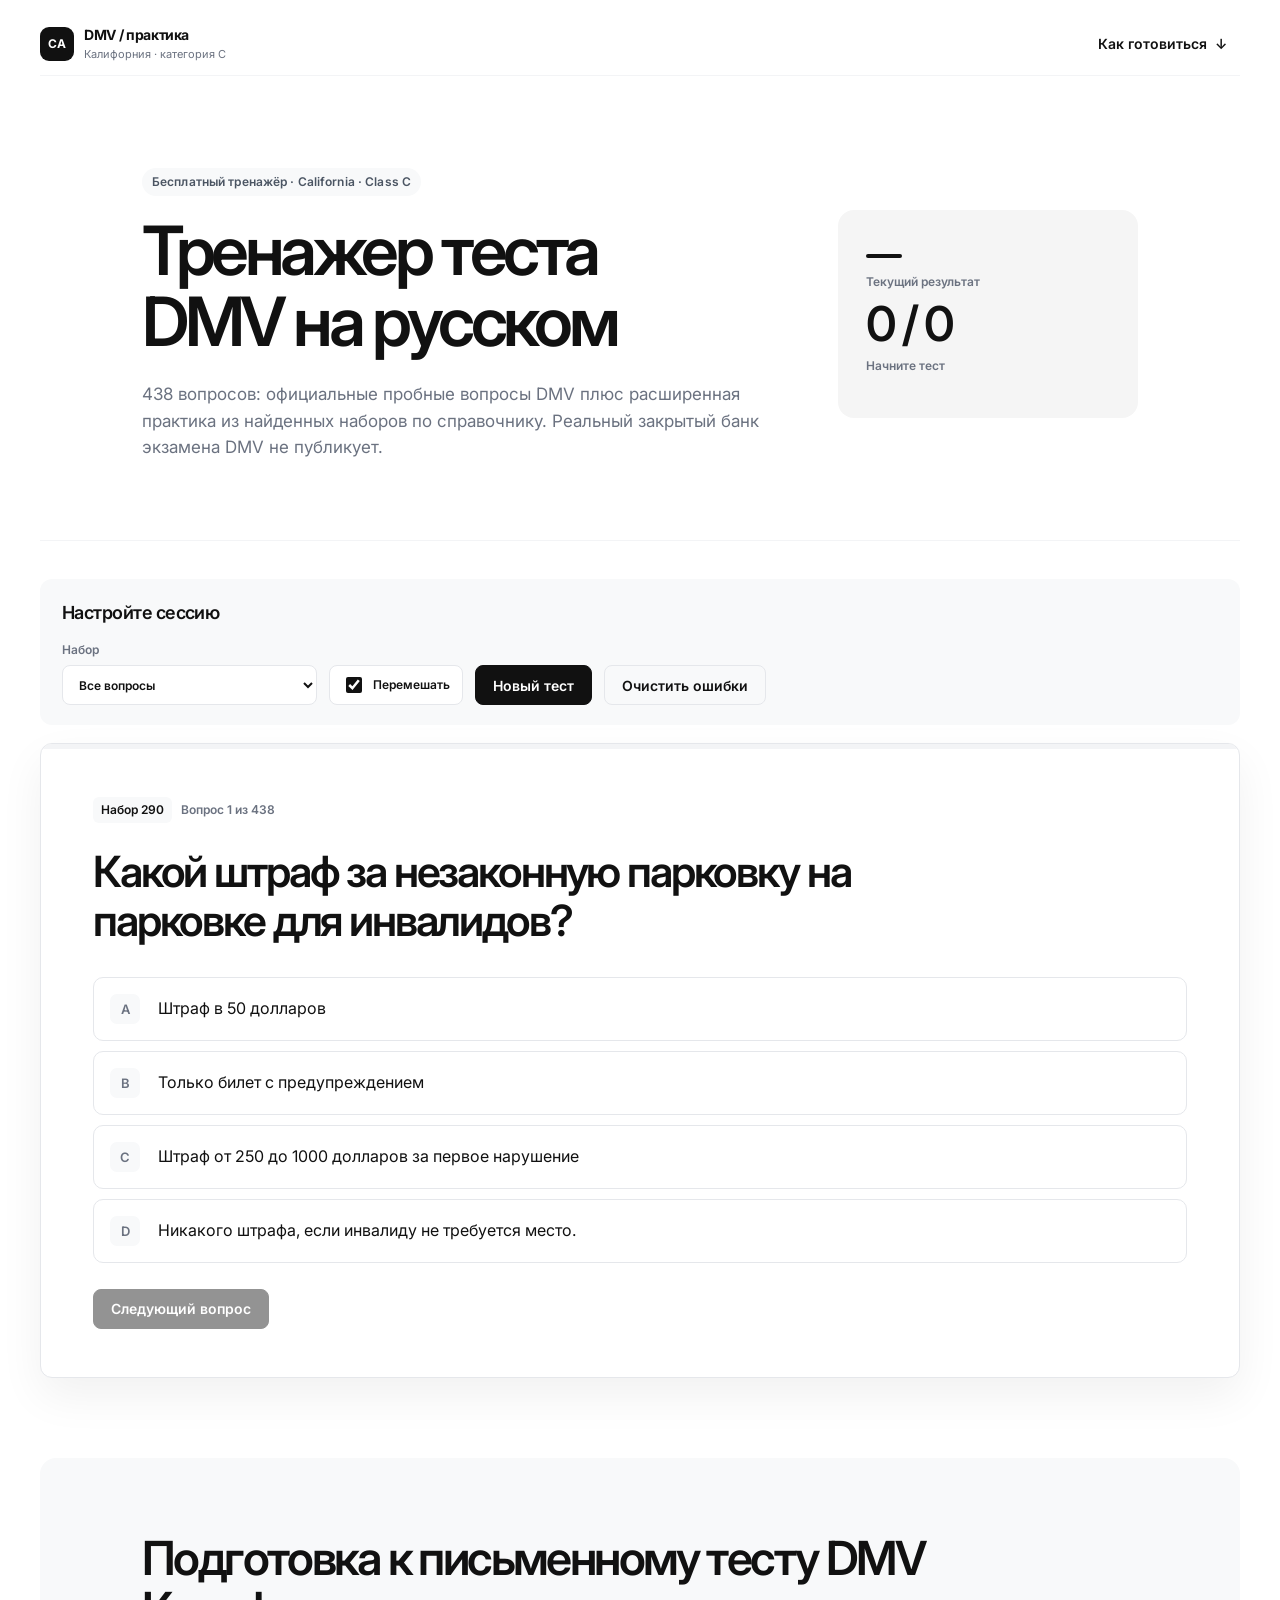
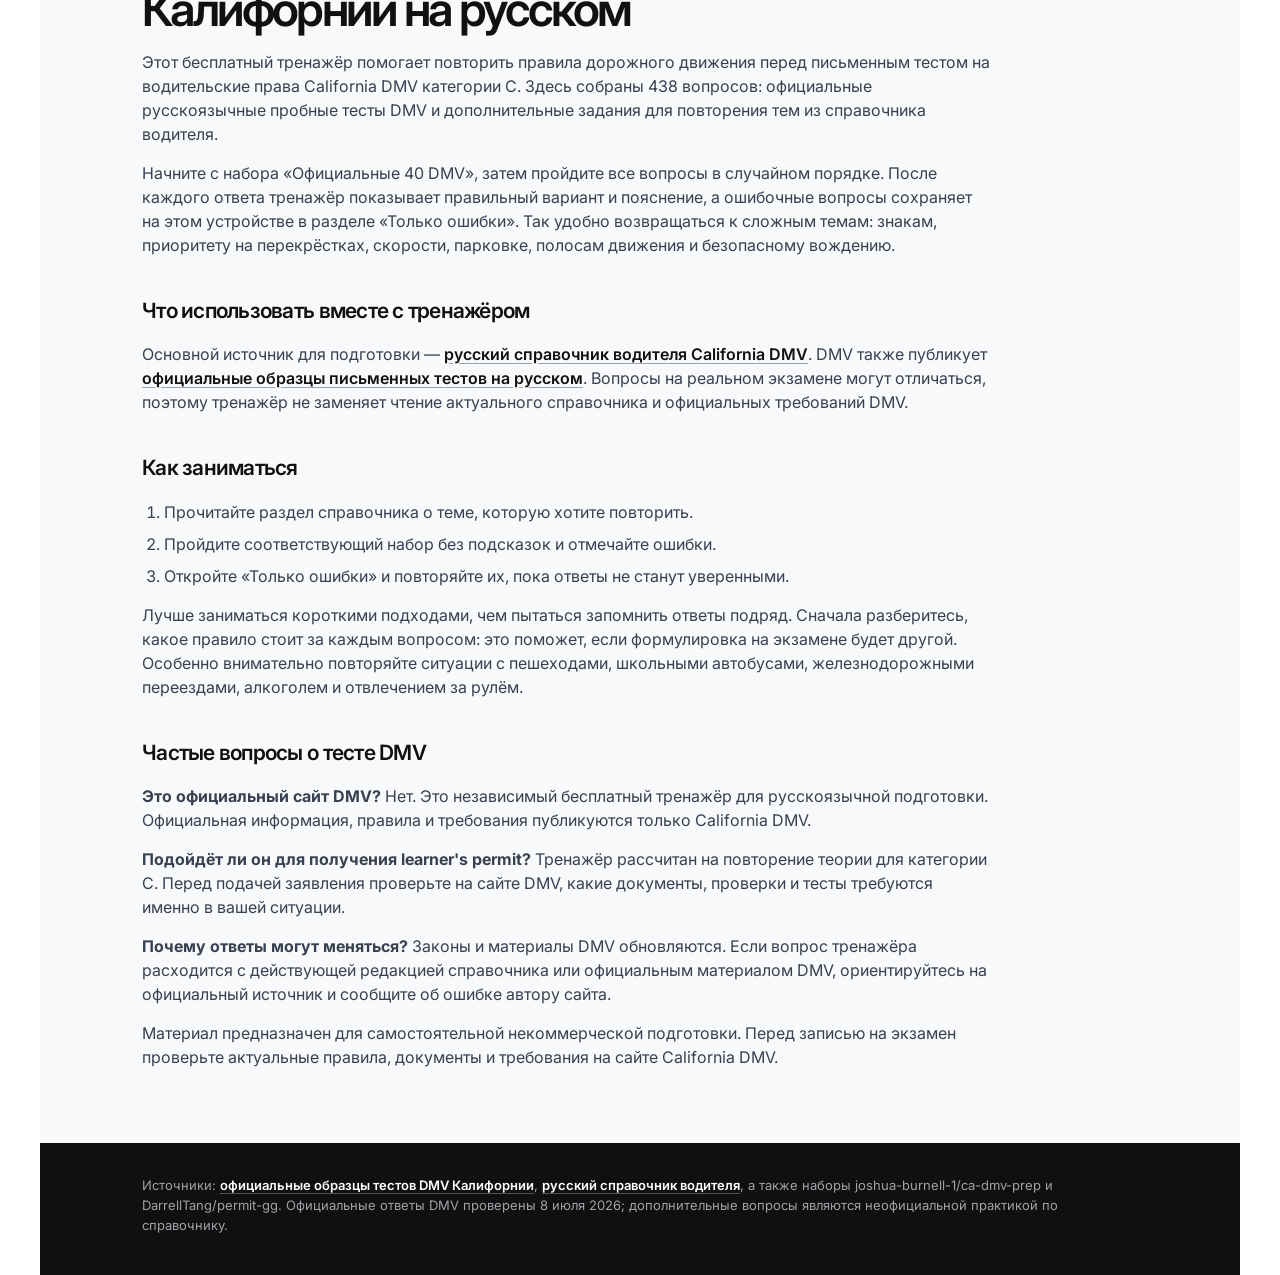
<file: index.html>
<!doctype html>
<html lang="ru">
  <head>
    <!-- Google tag (gtag.js) -->
    <script async src="https://www.googletagmanager.com/gtag/js?id=G-C6TVGVDFLK"></script>
    <script>
      window.dataLayer = window.dataLayer || [];
      function gtag(){dataLayer.push(arguments);}
      gtag('js', new Date());
      gtag('config', 'G-C6TVGVDFLK');
    </script>
    <meta charset="utf-8">
    <meta name="viewport" content="width=device-width, initial-scale=1">
    <title>Тест DMV Калифорнии на русском — 438 вопросов</title>
    <meta name="description" content="Бесплатный тренажёр теста DMV Калифорнии на русском: 438 вопросов, официальные пробные тесты и практика по водительскому справочнику. Начните подготовку.">
    <meta name="robots" content="index, follow">
    <meta name="theme-color" content="#111111">
    <link rel="canonical" href="https://dmv-practice-ru.vercel.app/">
    <meta property="og:type" content="website">
    <meta property="og:locale" content="ru_RU">
    <meta property="og:site_name" content="Тренажёр DMV Калифорния">
    <meta property="og:title" content="Тест DMV Калифорнии на русском — 438 вопросов">
    <meta property="og:description" content="Бесплатная практика для подготовки к письменному тесту DMV Калифорнии на русском языке.">
    <meta property="og:url" content="https://dmv-practice-ru.vercel.app/">
    <meta name="twitter:card" content="summary">
    <meta name="twitter:title" content="Тест DMV Калифорнии на русском — 438 вопросов">
    <meta name="twitter:description" content="Бесплатная практика для подготовки к письменному тесту DMV Калифорнии на русском языке.">
    <link rel="preconnect" href="https://fonts.googleapis.com">
    <link rel="preconnect" href="https://fonts.gstatic.com" crossorigin>
    <link href="https://fonts.googleapis.com/css2?family=Inter:wght@400;500;600;700&display=swap" rel="stylesheet">
    <link rel="icon" href="favicon.svg" type="image/svg+xml">
    <link rel="stylesheet" href="styles.css">
    <script type="application/ld+json">
      {
        "@context": "https://schema.org",
        "@graph": [
          {
            "@type": "WebSite",
            "@id": "https://dmv-practice-ru.vercel.app/#website",
            "url": "https://dmv-practice-ru.vercel.app/",
            "name": "Тренажёр DMV Калифорния",
            "inLanguage": "ru"
          },
          {
            "@type": "WebPage",
            "@id": "https://dmv-practice-ru.vercel.app/#webpage",
            "url": "https://dmv-practice-ru.vercel.app/",
            "name": "Тест DMV Калифорнии на русском — 438 вопросов",
            "description": "Бесплатный тренажёр для подготовки к письменному тесту DMV Калифорнии на русском языке.",
            "isPartOf": { "@id": "https://dmv-practice-ru.vercel.app/#website" },
            "inLanguage": "ru",
            "dateModified": "2026-07-11"
          },
          {
            "@type": "WebApplication",
            "name": "Тренажёр DMV Калифорния",
            "url": "https://dmv-practice-ru.vercel.app/",
            "applicationCategory": "EducationalApplication",
            "operatingSystem": "Any",
            "browserRequirements": "Requires JavaScript",
            "isAccessibleForFree": true,
            "inLanguage": "ru",
            "featureList": [
              "438 practice questions",
              "Official California DMV sample tests",
              "Mistake review"
            ]
          }
        ]
      }
    </script>
  </head>
  <body>
    <main class="shell">
      <header class="site-header">
        <a class="wordmark" href="/" aria-label="Тренажёр DMV Калифорния — на главную">
          <span class="wordmark__badge">CA</span>
          <span>
            <strong>DMV / практика</strong>
            <small>Калифорния · категория C</small>
          </span>
        </a>
        <a class="site-header__link" href="#guide-title">Как готовиться <span aria-hidden="true">↓</span></a>
      </header>

      <section class="hero" aria-labelledby="page-title">
        <div>
          <p class="eyebrow">Бесплатный тренажёр · California · Class C</p>
          <h1 id="page-title">Тренажер теста DMV на русском</h1>
          <p class="lead">438 вопросов: официальные пробные вопросы DMV плюс расширенная практика из найденных наборов по справочнику. Реальный закрытый банк экзамена DMV не публикует.</p>
        </div>
        <div class="score-card" aria-live="polite">
          <span class="score-card__label">Текущий результат</span>
          <strong id="liveScore">0 / 0</strong>
          <span id="livePercent">Начните тест</span>
        </div>
      </section>

      <section class="toolbar" aria-label="Настройки теста">
        <p class="toolbar__title">Настройте сессию</p>
        <label>
          Набор
          <select id="testSelect">
            <option value="all">Все вопросы</option>
            <option value="official">Официальные 40 DMV</option>
            <option value="Набор 108">Дополнительный набор 108</option>
            <option value="Набор 290">Дополнительный набор 290</option>
            <option value="Тест 1">Тест 1</option>
            <option value="Тест 2">Тест 2</option>
            <option value="Тест 3">Тест 3</option>
            <option value="Тест 4">Тест 4</option>
            <option value="mistakes">Только ошибки</option>
          </select>
        </label>
        <label class="check">
          <input id="shuffleToggle" type="checkbox" checked>
          Перемешать
        </label>
        <button id="restartBtn" type="button">Новый тест</button>
        <button id="resetMistakesBtn" type="button" class="ghost">Очистить ошибки</button>
      </section>

      <section class="quiz" id="quiz" aria-label="Вопросы">
        <div class="progress">
          <div id="progressBar"></div>
        </div>
        <div id="questionHost"></div>
      </section>

      <section class="results" id="results" hidden>
        <h2>Итог</h2>
        <p id="resultText"></p>
        <button id="reviewBtn" type="button">Пройти ошибки</button>
      </section>

      <section class="guide" aria-labelledby="guide-title">
        <h2 id="guide-title">Подготовка к письменному тесту DMV Калифорнии на русском</h2>
        <p>Этот бесплатный тренажёр помогает повторить правила дорожного движения перед письменным тестом на водительские права California DMV категории C. Здесь собраны 438 вопросов: официальные русскоязычные пробные тесты DMV и дополнительные задания для повторения тем из справочника водителя.</p>
        <p>Начните с набора «Официальные 40 DMV», затем пройдите все вопросы в случайном порядке. После каждого ответа тренажёр показывает правильный вариант и пояснение, а ошибочные вопросы сохраняет на этом устройстве в разделе «Только ошибки». Так удобно возвращаться к сложным темам: знакам, приоритету на перекрёстках, скорости, парковке, полосам движения и безопасному вождению.</p>
        <h3>Что использовать вместе с тренажёром</h3>
        <p>Основной источник для подготовки — <a href="https://www.dmv.ca.gov/portal/file/california-driver-handbook-russian-pdf/">русский справочник водителя California DMV</a>. DMV также публикует <a href="https://www.dmv.ca.gov/portal/driver-education-and-safety/educational-materials/sample-driver-license-dl-knowledge-tests/russian-sample-test-1/">официальные образцы письменных тестов на русском</a>. Вопросы на реальном экзамене могут отличаться, поэтому тренажёр не заменяет чтение актуального справочника и официальных требований DMV.</p>
        <h3>Как заниматься</h3>
        <ol>
          <li>Прочитайте раздел справочника о теме, которую хотите повторить.</li>
          <li>Пройдите соответствующий набор без подсказок и отмечайте ошибки.</li>
          <li>Откройте «Только ошибки» и повторяйте их, пока ответы не станут уверенными.</li>
        </ol>
        <p>Лучше заниматься короткими подходами, чем пытаться запомнить ответы подряд. Сначала разберитесь, какое правило стоит за каждым вопросом: это поможет, если формулировка на экзамене будет другой. Особенно внимательно повторяйте ситуации с пешеходами, школьными автобусами, железнодорожными переездами, алкоголем и отвлечением за рулём.</p>
        <h3>Частые вопросы о тесте DMV</h3>
        <p><strong>Это официальный сайт DMV?</strong> Нет. Это независимый бесплатный тренажёр для русскоязычной подготовки. Официальная информация, правила и требования публикуются только California DMV.</p>
        <p><strong>Подойдёт ли он для получения learner's permit?</strong> Тренажёр рассчитан на повторение теории для категории C. Перед подачей заявления проверьте на сайте DMV, какие документы, проверки и тесты требуются именно в вашей ситуации.</p>
        <p><strong>Почему ответы могут меняться?</strong> Законы и материалы DMV обновляются. Если вопрос тренажёра расходится с действующей редакцией справочника или официальным материалом DMV, ориентируйтесь на официальный источник и сообщите об ошибке автору сайта.</p>
        <p>Материал предназначен для самостоятельной некоммерческой подготовки. Перед записью на экзамен проверьте актуальные правила, документы и требования на сайте California DMV.</p>
      </section>

      <footer class="sources">
        Источники: <a href="https://www.dmv.ca.gov/portal/driver-education-and-safety/educational-materials/sample-driver-license-dl-knowledge-tests/">официальные образцы тестов DMV Калифорнии</a>, <a href="https://www.dmv.ca.gov/portal/driver-handbooks/">русский справочник водителя</a>, а также наборы joshua-burnell-1/ca-dmv-prep и DarrellTang/permit-gg. Официальные ответы DMV проверены 8 июля 2026; дополнительные вопросы являются неофициальной практикой по справочнику.
      </footer>
    </main>

    <script src="questions.js"></script>
    <script src="extra_questions.js"></script>
    <script src="permit_gg_questions.js"></script>
    <script src="app.js"></script>
  </body>
</html>
</file>
<file: styles.css>
:root {
  --primary: #111111;
  --primary-active: #242424;
  --ink: #111111;
  --body: #374151;
  --muted: #6b7280;
  --hairline: #e5e7eb;
  --hairline-soft: #f3f4f6;
  --canvas: #ffffff;
  --surface-soft: #f8f9fa;
  --surface-card: #f5f5f5;
  --surface-strong: #e5e7eb;
  --dark: #101010;
  --dark-elevated: #1a1a1a;
  --blue: #3b82f6;
  --green: #10b981;
  --green-soft: #ecfdf5;
  --red: #ef4444;
  --red-soft: #fef2f2;
  --warning: #f59e0b;
  --display: "Cal Sans", "Inter", sans-serif;
  --sans: "Inter", sans-serif;
  --shadow: 0 18px 45px rgba(17, 17, 17, 0.06);
}

* { box-sizing: border-box; }

html { scroll-behavior: smooth; }

body {
  min-width: 320px;
  margin: 0;
  color: var(--body);
  background: var(--canvas);
  font-family: var(--sans);
  font-size: 16px;
  line-height: 1.5;
}

button, select, input { font: inherit; }
a { color: inherit; }

.shell {
  display: flex;
  flex-direction: column;
  width: min(1200px, calc(100% - 48px));
  margin: 0 auto;
  padding: 12px 0 0;
}

.site-header {
  display: flex;
  min-height: 64px;
  align-items: center;
  justify-content: space-between;
  border-bottom: 1px solid var(--hairline-soft);
}

.wordmark {
  display: inline-flex;
  gap: 10px;
  align-items: center;
  color: var(--ink);
  text-decoration: none;
}

.wordmark__badge {
  display: grid;
  width: 34px;
  height: 34px;
  place-items: center;
  color: var(--canvas);
  background: var(--primary);
  border-radius: 9px;
  font-size: 12px;
  font-weight: 700;
  letter-spacing: -0.04em;
}

.wordmark strong, .wordmark small { display: block; }
.wordmark strong { font-size: 14px; font-weight: 700; letter-spacing: -0.025em; }
.wordmark small { margin-top: 1px; color: var(--muted); font-size: 11px; }

.site-header__link {
  padding: 9px 13px;
  color: var(--ink);
  border-radius: 8px;
  font-size: 14px;
  font-weight: 600;
  text-decoration: none;
  transition: background-color 160ms ease;
}

.site-header__link:hover { background: var(--surface-soft); }
.site-header__link span { margin-left: 4px; }

.hero {
  display: grid;
  grid-template-columns: minmax(0, 1fr) 300px;
  gap: 68px;
  align-items: center;
  padding: 92px 8.5% 80px;
  border-bottom: 1px solid var(--hairline-soft);
}

.eyebrow {
  display: inline-flex;
  margin: 0 0 19px;
  padding: 5px 10px;
  color: #4b5563;
  background: var(--surface-soft);
  border-radius: 999px;
  font-size: 12px;
  font-weight: 600;
  letter-spacing: 0.01em;
}

h1, h2, h3 { color: var(--ink); font-family: var(--display); }

h1 {
  max-width: 710px;
  margin: 0;
  font-size: clamp(45px, 5.5vw, 68px);
  font-weight: 600;
  letter-spacing: -0.065em;
  line-height: 1.04;
  text-wrap: balance;
}

.lead {
  max-width: 650px;
  margin: 25px 0 0;
  color: var(--muted);
  font-size: 17px;
  line-height: 1.55;
}

.score-card {
  display: grid;
  gap: 9px;
  align-content: center;
  min-height: 208px;
  padding: 28px;
  color: var(--ink);
  background: var(--surface-card);
  border-radius: 16px;
}

.score-card::before {
  width: 36px;
  height: 4px;
  margin-bottom: 6px;
  background: var(--primary);
  border-radius: 999px;
  content: "";
}

.score-card strong {
  font-family: var(--display);
  font-size: 48px;
  font-weight: 600;
  letter-spacing: -0.06em;
  line-height: 1;
}

.score-card__label, .score-card span:last-child {
  color: var(--muted);
  font-size: 12px;
  font-weight: 600;
}

.toolbar {
  display: flex;
  flex-wrap: wrap;
  gap: 12px;
  align-items: end;
  margin: 38px 0 18px;
  padding: 20px 22px;
  background: var(--surface-soft);
  border-radius: 12px;
}

.toolbar__title {
  width: 100%;
  margin: 0 0 3px;
  color: var(--ink);
  font-family: var(--display);
  font-size: 18px;
  font-weight: 600;
  letter-spacing: -0.03em;
}

label {
  display: grid;
  gap: 6px;
  color: var(--muted);
  font-size: 12px;
  font-weight: 600;
}

select {
  min-width: 255px;
  height: 40px;
  padding: 0 34px 0 12px;
  color: var(--ink);
  background: var(--canvas);
  border: 1px solid var(--hairline);
  border-radius: 8px;
}

.check {
  display: flex;
  min-height: 40px;
  align-items: center;
  gap: 8px;
  padding: 0 12px;
  color: var(--ink);
  background: var(--canvas);
  border: 1px solid var(--hairline);
  border-radius: 8px;
}

.check input { width: 16px; height: 16px; accent-color: var(--primary); }

button {
  min-height: 40px;
  padding: 0 17px;
  cursor: pointer;
  color: var(--canvas);
  background: var(--primary);
  border: 1px solid var(--primary);
  border-radius: 8px;
  font-size: 14px;
  font-weight: 600;
  transition: background-color 160ms ease, border-color 160ms ease, transform 160ms ease;
}

button:hover:not(:disabled) { background: var(--primary-active); border-color: var(--primary-active); transform: translateY(-1px); }
button:disabled { cursor: not-allowed; opacity: 0.45; }
button:focus-visible, select:focus-visible, a:focus-visible, input:focus-visible { outline: 3px solid #93c5fd; outline-offset: 3px; }

button.ghost { color: var(--ink); background: transparent; border-color: var(--hairline); }
button.ghost:hover:not(:disabled) { background: var(--canvas); border-color: #9ca3af; }

.quiz {
  overflow: hidden;
  background: var(--canvas);
  border: 1px solid var(--hairline);
  border-radius: 12px;
  box-shadow: var(--shadow);
}

.progress { height: 5px; background: var(--hairline-soft); }
#progressBar { width: 0; height: 100%; background: var(--primary); transition: width 180ms ease; }

.question { padding: 48px 52px; }

.meta {
  display: flex;
  flex-wrap: wrap;
  gap: 9px;
  align-items: center;
  margin-bottom: 24px;
  color: var(--muted);
  font-size: 12px;
  font-weight: 600;
}

.meta span:first-child { padding: 4px 8px; color: var(--ink); background: var(--surface-soft); border-radius: 6px; }

.question h2 {
  max-width: 900px;
  margin: 0 0 32px;
  font-size: clamp(28px, 3.6vw, 43px);
  color: var(--ink);
  font-weight: 600;
  letter-spacing: -0.05em;
  line-height: 1.13;
}

.options { display: grid; gap: 10px; }

.option {
  display: grid;
  grid-template-columns: 34px 1fr;
  gap: 14px;
  align-items: center;
  width: 100%;
  min-height: 64px;
  padding: 13px 16px;
  color: var(--ink);
  background: var(--canvas);
  border: 1px solid var(--hairline);
  border-radius: 10px;
  box-shadow: none;
  font-size: 16px;
  font-weight: 400;
  line-height: 1.4;
  text-align: left;
}

.option:hover:not(:disabled) { background: var(--surface-soft); border-color: #9ca3af; }

.letter {
  display: grid;
  width: 30px;
  height: 30px;
  place-items: center;
  color: var(--muted);
  background: var(--surface-soft);
  border-radius: 7px;
  font-size: 13px;
  font-weight: 600;
}

.option.correct { color: #065f46; background: var(--green-soft); border-color: #6ee7b7; }
.option.correct .letter { color: var(--canvas); background: var(--green); }
.option.wrong { color: #991b1b; background: var(--red-soft); border-color: #fecaca; }
.option.wrong .letter { color: var(--canvas); background: var(--red); }

.feedback {
  margin-top: 20px;
  padding: 14px 16px;
  color: #92400e;
  background: #fef3c7;
  border: 1px solid #fcd34d;
  border-radius: 8px;
  font-size: 14px;
  line-height: 1.5;
}

.actions { display: flex; flex-wrap: wrap; gap: 12px; margin-top: 26px; }

.results {
  margin-top: 20px;
  padding: 36px 42px;
  color: var(--canvas);
  background: var(--dark);
  border-radius: 12px;
}

.results h2 { margin: 0 0 7px; color: var(--canvas); font-size: 36px; letter-spacing: -0.05em; }
.results p { max-width: 680px; margin: 0 0 20px; color: #d1d5db; font-size: 16px; }
.results button { color: var(--ink); background: var(--canvas); border-color: var(--canvas); }
.results button:hover:not(:disabled) { background: var(--surface-strong); border-color: var(--surface-strong); }

.guide {
  margin-top: 80px;
  padding: 74px 8.5%;
  background: var(--surface-soft);
  border-radius: 16px 16px 0 0;
}

.guide h2 { max-width: 820px; margin: 0; font-size: clamp(31px, 3.8vw, 47px); font-weight: 600; letter-spacing: -0.055em; line-height: 1.1; }
.guide h3 { margin: 38px 0 0; font-size: 21px; font-weight: 600; letter-spacing: -0.035em; }
.guide p { max-width: 850px; margin: 15px 0 0; color: var(--body); }
.guide ol { max-width: 800px; margin: 17px 0 0; padding-left: 22px; color: var(--body); }
.guide li + li { margin-top: 8px; }
.guide a, .sources a { color: var(--ink); font-weight: 600; text-decoration-color: #9ca3af; text-underline-offset: 3px; }

.sources {
  width: calc(100% + 0px);
  margin: 0;
  padding: 32px 8.5% 40px;
  color: #a1a1aa;
  background: var(--dark);
  font-size: 13px;
  line-height: 1.55;
}

.sources a { color: var(--canvas); text-decoration-color: #52525b; }

body.is-started .shell { padding-top: 8px; }
body.is-started .site-header { min-height: 50px; }
body.is-started .wordmark__badge { width: 30px; height: 30px; border-radius: 8px; font-size: 11px; }
body.is-started .wordmark strong { font-size: 13px; }
body.is-started .wordmark small, body.is-started .site-header__link { display: none; }
body.is-started .hero { grid-template-columns: minmax(0, 1fr) auto; gap: 20px; padding: 20px 0; border-bottom: 0; }
body.is-started .eyebrow { display: none; }
body.is-started h1 { font-size: 25px; line-height: 1.08; }
body.is-started .lead { display: -webkit-box; margin-top: 5px; overflow: hidden; font-size: 13px; line-height: 1.4; -webkit-box-orient: vertical; -webkit-line-clamp: 1; }
body.is-started .score-card { display: flex; min-height: auto; gap: 8px; align-items: center; padding: 10px 12px; background: var(--surface-soft); border-radius: 10px; white-space: nowrap; }
body.is-started .score-card::before, body.is-started .score-card__label { display: none; }
body.is-started .score-card strong { font-size: 22px; }
body.is-started .score-card span:last-child { font-size: 10px; }
body.is-started .toolbar { gap: 8px; margin: 0 0 14px; padding: 10px; }
body.is-started .toolbar__title { display: none; }
body.is-started label { gap: 3px; }
body.is-started select, body.is-started button, body.is-started .check { min-height: 38px; }
body.is-started select { height: 38px; }
body.is-started button { padding: 0 12px; }
body.is-started .check { padding: 0 9px; }
body.is-started .toolbar > * { width: auto; }
body.is-started .toolbar label:first-of-type { flex: 1 1 220px; }
body.is-started .guide { margin-top: 48px; }

@media (max-width: 760px) {
  .shell { width: min(100% - 28px, 1200px); }
  .hero { grid-template-columns: 1fr; gap: 32px; padding: 62px 2% 56px; }
  .score-card { min-height: 0; padding: 22px; }
  .toolbar { margin-top: 26px; }
  .toolbar > * { width: 100%; }
  select { width: 100%; }
  .check { justify-content: flex-start; }
  .question { padding: 32px 24px; }
  .guide { margin-top: 56px; padding: 52px 7%; }
  .results { padding: 28px 25px; }
  body.is-started .hero { grid-template-columns: 1fr; gap: 10px; padding: 15px 0; }
  body.is-started .score-card { justify-content: space-between; width: 100%; }
}

@media (max-width: 480px) {
  .shell { width: min(100% - 20px, 1200px); }
  .site-header { min-height: 56px; }
  .site-header__link { display: none; }
  h1 { font-size: clamp(39px, 11vw, 49px); }
  .lead { font-size: 16px; }
  .toolbar { padding: 16px; }
  .question { padding: 28px 18px; }
  .question h2 { font-size: 27px; }
  .option { grid-template-columns: 30px 1fr; gap: 11px; min-height: 60px; padding: 12px; font-size: 15px; }
  .guide { padding: 45px 6%; }
  .guide h2 { font-size: 30px; }
  .guide h3 { font-size: 20px; }
  .sources { padding: 28px 6% 34px; }
}

@media (prefers-reduced-motion: reduce) {
  *, *::before, *::after { scroll-behavior: auto !important; transition-duration: 1ms !important; }
}
</file>
